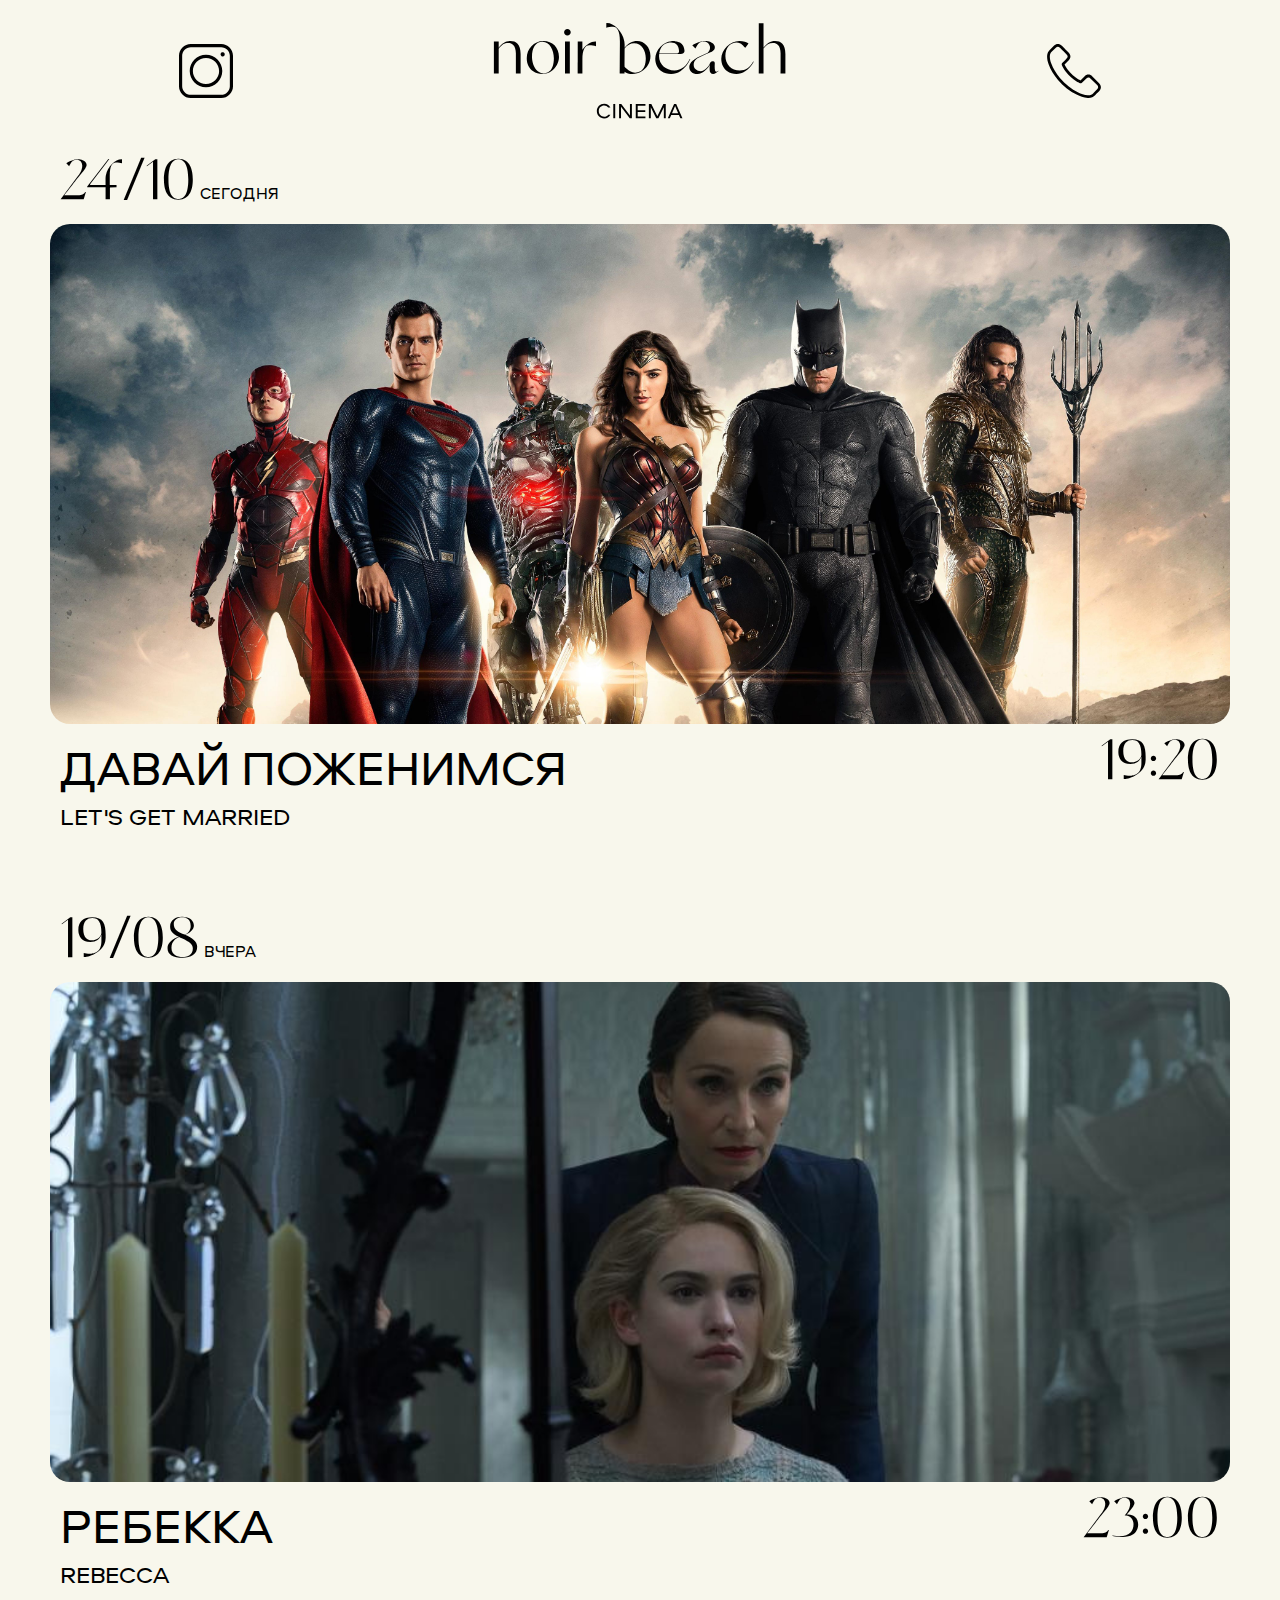
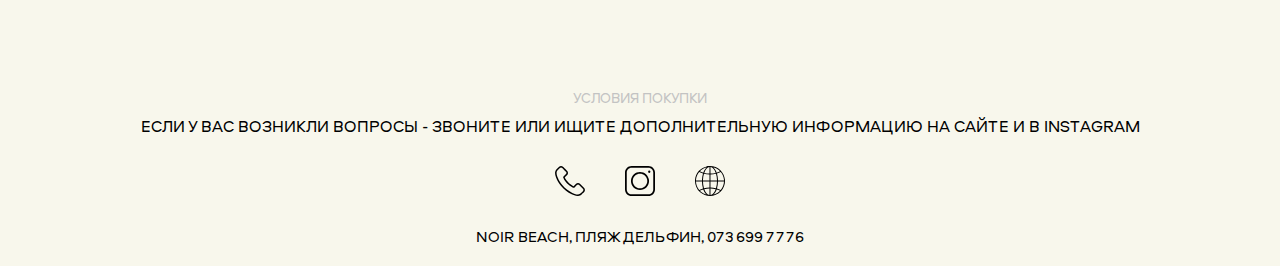
<file: index.html>
<!DOCTYPE html>
<html lang="en">

<head>
    <meta charset="UTF-8">
    <meta http-equiv="X-UA-Compatible" content="IE=edge">
    <meta name="viewport" content="width=device-width, initial-scale=1.0">
    <link rel="stylesheet" href="css/reset.css">
    <link rel="stylesheet" href="css/main.css">
    <title>Document</title>
</head>

<body>
    <div id="wrapper">
        <header id="header">
            <div class="container">
                <ul class="header_nav">
                    <li class="header_instagram"><a href="#"><img src="images/instagram.svg" alt=""></a></li>
                    <li class="header_logo"><a href="#"><img src="images/logo_cinema.svg" alt=""></a></li>
                    <li class="header_phone"><a href="tel:88888888"><img src="images/telephone.svg" alt=""></a></li>
                </ul>
            </div>
        </header>
        <div class="content">
            <div class="container">
                <div class="films">
                    <a href="/buy.html" class="film">
                        <p class="film_date"><span>24/10</span> сегодня</p>
                        <div class="film_image">
                            <img src="images/film.jpeg" alt="">
                        </div>
                        <div class="film_desc">
                            <p class="film_title">Давай поженимся <span>Let's get married</span></p>
                            <p class="film_time">19:20</p>
                        </div>
                    </a>
                    <a href="/buy.html" class="film">
                        <p class="film_date"><span>19/08</span> вчера</p>
                        <div class="film_image">
                            <img src="images/rebecca.jpeg" alt="">
                        </div>
                        <div class="film_desc">
                            <p class="film_title">ребекка <span>rebecca</span></p>
                            <p class="film_time">23:00</p>
                        </div>
                    </a>
                </div>
            </div>
        </div>
        <footer id="footer">
            <div class="container">
                <div class="footer_text">
                    <p>Условия покупки</p>
                    <p>Если у вас возникли вопросы - звоните или ищите дополнительную информацию на сайте и в instagram
                    </p>
                    <ul class="footer_social">
                        <li><a href="#"><img src="images/telephone.svg" alt=""></a></li>
                        <li><a href="#"><img src="images/instagram.svg" alt=""></a></li>
                        <li><a href="#"><img src="images/globe.svg" alt=""></a></li>

                    </ul>
                    <p>Noir Beach, пляж дельфин, 073 699 7776</p>
                </div>
            </div>
        </footer>
    </div>
</body>

</html>
</file>
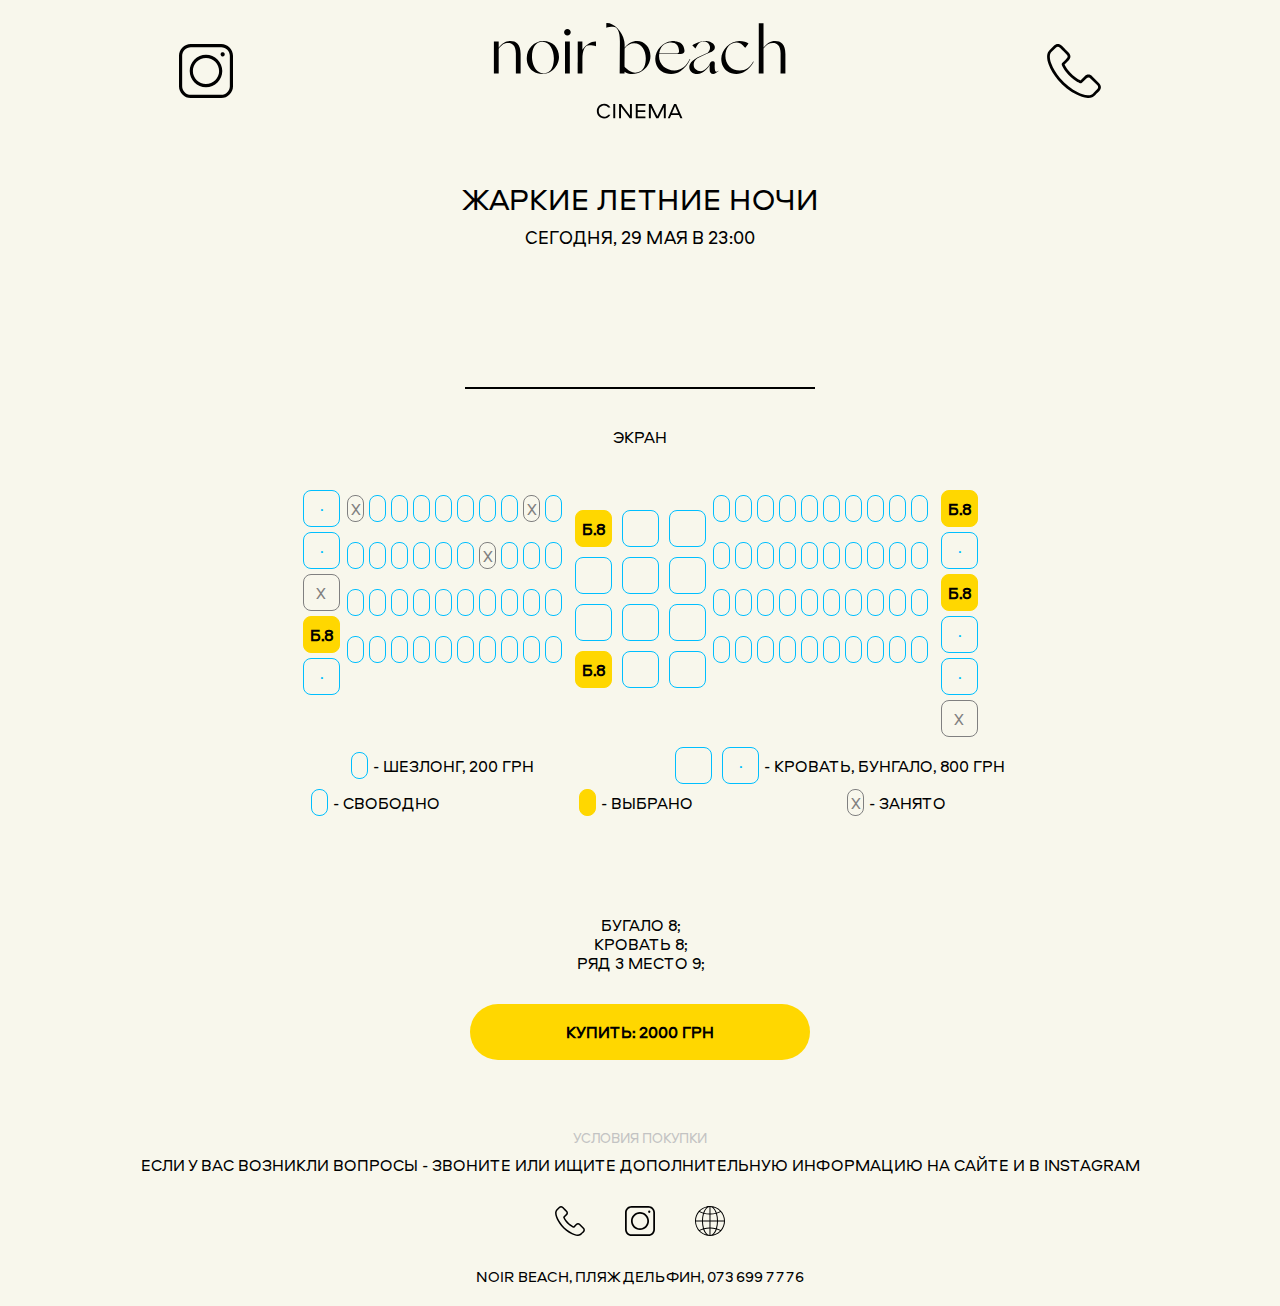
<file: buy.html>
<!DOCTYPE html>
<html lang="en">
<head>
    <meta charset="UTF-8">
    <meta http-equiv="X-UA-Compatible" content="IE=edge">
    <meta name="viewport" content="width=device-width, initial-scale=1.0">
    <link rel="stylesheet" href="css/reset.css">
    <link rel="stylesheet" href="css/main.css">
    <title>Document</title>
</head>
<body>
<div id="wrapper">
    <header id="header">
        <div class="container">
            <ul class="header_nav">
                <li class="header_instagram"><a href="#"><img src="images/instagram.svg" alt=""></a></li>
                <li class="header_logo"><a href="#"><img src="images/logo_cinema.svg" alt=""></a></li>
                <li class="header_phone"><a href="tel:88888888"><img src="images/telephone.svg" alt=""></a></li>
            </ul>
        </div>
    </header>
    <div class="content">
        <div class="container places_box">
            <h1>Жаркие летние ночи</h1>
            <h3>Сегодня, 29 мая в 23:00</h3>
            <div class="screen">
                <p>Экран</p>
            </div>
            <div class="places">
                <ul class="places_block">
                    <li class="places_left">
                        <ul>
                            <li class="bgl"></li>
                            <li class="bgl"></li>
                            <li class="reserved"></li>
                            <li class="selected"></li>
                            <li class="bgl"></li>
                        </ul>
                    </li>
                    <li class="places_basic">
                        <ul>
                            <li class="reserved"></li>
                            <li></li>
                            <li></li>
                            <li></li>
                            <li></li>
                            <li></li>
                            <li></li>
                            <li></li>
                            <li class="reserved"></li>
                            <li></li>
                            <li></li>
                            <li></li>
                            <li></li>
                            <li></li>
                            <li></li>
                            <li></li>
                            <li class="reserved"></li>
                            <li></li>
                            <li></li>
                            <li></li>
                            <li></li>
                            <li></li>
                            <li></li>
                            <li></li>
                            <li></li>
                            <li></li>
                            <li></li>
                            <li></li>
                            <li></li>
                            <li></li>
                            <li></li>
                            <li></li>
                            <li></li>
                            <li></li>
                            <li></li>
                            <li></li>
                            <li></li>
                            <li></li>
                            <li></li>
                            <li></li>
                        </ul>
                    </li>
                    <li class="places_middle">
                        <ul>
                            <li class="selected"></li>
                            <li></li>
                            <li></li>
                            <li></li>
                            <li></li>
                            <li></li>
                            <li></li>
                            <li></li>
                            <li></li>
                            <li class="selected"></li>
                            <li></li>
                            <li></li>
                        </ul>
                    </li>
                    <li class="places_basic">
                        <ul>
                            <li></li>
                            <li></li>
                            <li></li>
                            <li></li>
                            <li></li>
                            <li></li>
                            <li></li>
                            <li></li>
                            <li></li>
                            <li></li>
                            <li></li>
                            <li></li>
                            <li></li>
                            <li></li>
                            <li></li>
                            <li></li>
                            <li></li>
                            <li></li>
                            <li></li>
                            <li></li>
                            <li></li>
                            <li></li>
                            <li></li>
                            <li></li>
                            <li></li>
                            <li></li>
                            <li></li>
                            <li></li>
                            <li></li>
                            <li></li>
                            <li></li>
                            <li></li>
                            <li></li>
                            <li></li>
                            <li></li>
                            <li></li>
                            <li></li>
                            <li></li>
                            <li></li>
                            <li></li>
                        </ul>
                    </li>
                    <li class="places_right">
                        <ul>
                            <li class="selected"></li>
                            <li class="bgl"></li>
                            <li class="selected"></li>
                            <li class="bgl"></li>
                            <li class="bgl"></li>
                            <li class="reserved"></li>
                        </ul>
                    </li>
                </ul>
            </div>
            <div class="places_info">
                <ul>
                    <li><span></span> - шезлонг, 200 грн</li>
                    <li><span></span> <span class="bgl"></span> - кровать, бунгало, 800 грн</li>
                    <li><span></span> - свободно</li>
                    <li><span class="selected"></span> - выбрано</li>
                    <li><span class="reserved"></span> - занято</li>
                </ul>
            </div>
            <div class="places_list">
                <ul>
                    <li>Бугало 8;</li>
                    <li>Кровать 8;</li>
                    <li>Ряд 3 место 9;</li>
                </ul>
            </div>
            <a href="#" class="buy_btn">Купить: 2000 грн</a>
        </div>
    </div>
    <footer id="footer">
        <div class="container">
            <div class="footer_text">
                <p>Условия покупки</p>
                <p>Если у вас возникли вопросы - звоните или ищите дополнительную информацию на сайте и в instagram</p>
                <ul class="footer_social">
                    <li><a href="#"><img src="images/telephone.svg" alt=""></a></li>
                    <li><a href="#"><img src="images/instagram.svg" alt=""></a></li>
                    <li><a href="#"><img src="images/globe.svg" alt=""></a></li>

                </ul>
                <p>Noir Beach, пляж дельфин, 073 699 7776</p>
            </div>
        </div>
    </footer>
</div>
</body>
</html>
</file>
<file: css/main.css>
/* basic secttings */
@font-face {
    font-family: "Aeroport";
    src: url("../fonts/Aeroport.woff") format("woff"),
         url("../fonts/Aeroport.woff2") format("woff2");
}
@font-face {
    font-family: "GalleryModern";
    src: url("../fonts/GalleryModern.woff") format("woff");
}

* {
    font-family: "Aeroport" !important;
}
body {
    background-color: #f8f7ec;
}
.container {
    max-width: 1200px;
    width: 100%;
    margin: 0 auto;
    padding: 0 10px;
    box-sizing: border-box;
}

/*page styles*/
#wrapper {
    display: flex;
	flex-direction: column;
	min-height: 100vh;
}
header#header {
    padding: 20px 0;
    box-sizing: border-box;
}
header#header .header_nav {
    display: flex;
    align-items: center;
    justify-content: space-around;
}
header#header .header_nav li.header_instagram img,
header#header .header_nav li.header_phone img{
    width: 54px;
}
header#header .header_nav li.header_logo {
    max-width: 50%;
}
header#header .header_nav li.header_logo a{
    display: block;
}
header#header .header_nav li.header_logo img {
    width: 100%;
    max-width: 400px;
}
.content {
    flex: 1 0 auto;
}
.content .film_image {
    max-height: 500px;
    width: 100%;
    border-radius: 20px;
    overflow: hidden;
}
.content .film_image img {
    width: 100%;
    height: 100%;
    object-fit: cover;
}
.films a {
    text-decoration: none;
    color: #000;
    display: block;
    margin-bottom: 60px;
}
p.film_date {
    padding: 10px;
    text-transform: uppercase;
    box-sizing: border-box;
    font-size: 16px;
}
p.film_date span{
    font-size: 60px;
    font-family: "GalleryModern" !important; 

}
.film_desc {
    padding: 10px;
    box-sizing: border-box;
    display: flex;
    justify-content: space-between;
}
.film_title {
    font-size: 48px;
    text-transform: uppercase;
    font-style: normal;
letter-spacing: normal;
line-height: normal;
}
.film_title span {
    font-size: 24px;
    display: block;
}
.film_time {
    font-size: 60px;
    padding-left: 10px;
    box-sizing: border-box;
    font-family: "GalleryModern" !important; 
    font-weight: 400;
}
footer#footer {
    padding: 30px 0 20px;
    flex: 0 0 auto;
    box-sizing: border-box;
    text-align: center;
}
footer#footer p {
    padding: 0 10px;
    box-sizing: border-box;
    text-transform: uppercase;
    line-height: 1.2em;
}
footer#footer p:first-child {
    margin-bottom: 10px;
    color: #c3c3c3;
    font-size: 14px;
}
footer#footer p:last-child {
    font-size: 15px;
}
.footer_social {
    padding: 20px 0;
    box-sizing: border-box;
    display: flex;
    align-items: center;
    justify-content: center;
}
.footer_social a {
    display: block;
}
.footer_social img {
    padding: 10px 20px;
    width: 30px;
}
.places_box {
    text-align: center;
    padding: 40px 0;
    box-sizing: border-box;
}
.places_box h1 {
    font-size: 30px;
    margin-bottom: .5em;
    text-transform: uppercase;
}
.places_box h3 {
    font-size: 18px;
    text-transform: uppercase;
    margin-bottom: 140px;
}
.screen {
    padding: 40px 0 40px;
    max-width: 350px;
    border-top: 2px solid #000;
    margin: 0 auto;
    text-transform: uppercase;
}
.places_box {
    max-width: 800px;
    width: 100%;
}
.places {
    overflow: auto;
}
.places_block {
    width: 685px;
    margin: 0 auto;
    display: flex;
    justify-content: center;
}
.places_box li ul li {
    width: 15px;
    height: 15px;
    border-radius: 3px;
    border: 1px solid #00BFFF;
    border-radius: 8px;
}
.bgl {
    display: flex;
    justify-content: center;
    align-items: center;
}
.bgl::after {
    content: '.'; 
    padding-bottom: 8px;
    box-sizing: border-box;
    color: #00BFFF
}
.reserved {
    border: 1px solid grey !important;
    display: flex;
    justify-content: center;
    align-items: center;
}
.reserved::after {
    content: 'X';
    font-size: 16px;
    color: grey;
}
.selected {
    border: 1px solid #FFD700 !important;
    background-color: #FFD700;
    text-align: center;
    display: flex;
    justify-content: center;
    align-items: center;
}
.selected::after {
    content: 'Б.8';
    font-size: 16px;
    color: #000;
    font-weight: bold;
    
}
.places_basic ul li{
    height: 25px !important;
    margin: 10px 2.5px;
}
.places_basic ul {
    width: 225px;
    display: flex;
    flex-wrap: wrap;
}
.places_left ul li,
.places_right ul li,
.places_middle ul li {
    width: 35px !important;
    height: 35px !important;
    margin: 5px;
}
.places_middle {
    padding-top: 20px;
}
.places_middle ul {
    display: flex;
    flex-wrap: wrap;
}
.places_info ul {
    max-width: 790px;
    width: 100%;
    margin: 0 auto;
    flex-wrap: wrap;
    display: flex;
}
.places_info ul li {
    width: 50%;
    display: flex;
    justify-content: center;
    align-items: center;
    text-transform: uppercase;
}
.places_info ul li:nth-child(3),
.places_info ul li:nth-child(4),
.places_info ul li:last-child {
    width: 33%;
}
.places_info ul li span {
    margin-right: 5px;
    width: 15px;
    height: 25px;
    border-radius: 3px;
    border: 1px solid #00BFFF;
    border-radius: 8px;
    display: flex;
}
.places_info ul li:nth-child(2) span{
    width: 35px !important;
    height: 35px !important;
    margin: 5px;
}
.places_info ul li span::after {
    content: '';
}
.places_info ul li span.reserved::after {
    content: 'x';
}
.places_info .bgl::after {
    content: '.' !important;
}
.places_list {
    padding: 100px 0 30px;
    box-sizing: border-box;
}
.places_list {
    text-transform: uppercase;
}
.places_list ul li {
    line-height: 1.2em;
}
.buy_btn {
    background-color: #FFD700;
    border-radius: 40px;
    text-transform: uppercase;
    padding: 20px;
    display: inline-block;
    max-width: 300px;
    margin: 0 10px;
    transition: .3s;
    width: 100%;
    text-decoration: none;
    color: #000;
    font-weight: bold;
}
@media screen and (max-width: 480px){
    header#header .header_nav li.header_instagram img, header#header .header_nav li.header_phone img {
        width: 25px;
    }
    p.film_date, .film_desc {
        padding: 5px 10px;
    }
    .film_title {
        font-size: 20px;
    }
    .film_title span {
        font-size: 13px;
    }
    .film_time {
        font-size: 20px;
    }
}
@media screen and (max-width: 680px) {
    .places_box h1 {
        font-size: 24px;
    }
    .places_box h3 {
        margin-bottom: 80px;
        font-size: 16px;
    }
    .places_info ul {
        flex-direction: column;
        justify-content: center;
        align-items: center;
    }
    .places_info ul li {
        margin-bottom: 20px;
        width: 90% !important;
    }
    .places_list {
        padding: 20px 0 35px;
    }
    .buy_btn {
        margin-top: 20px;
        display: inline;
    }
    .screen {
        max-width: 250px;
    }
}
</file>
